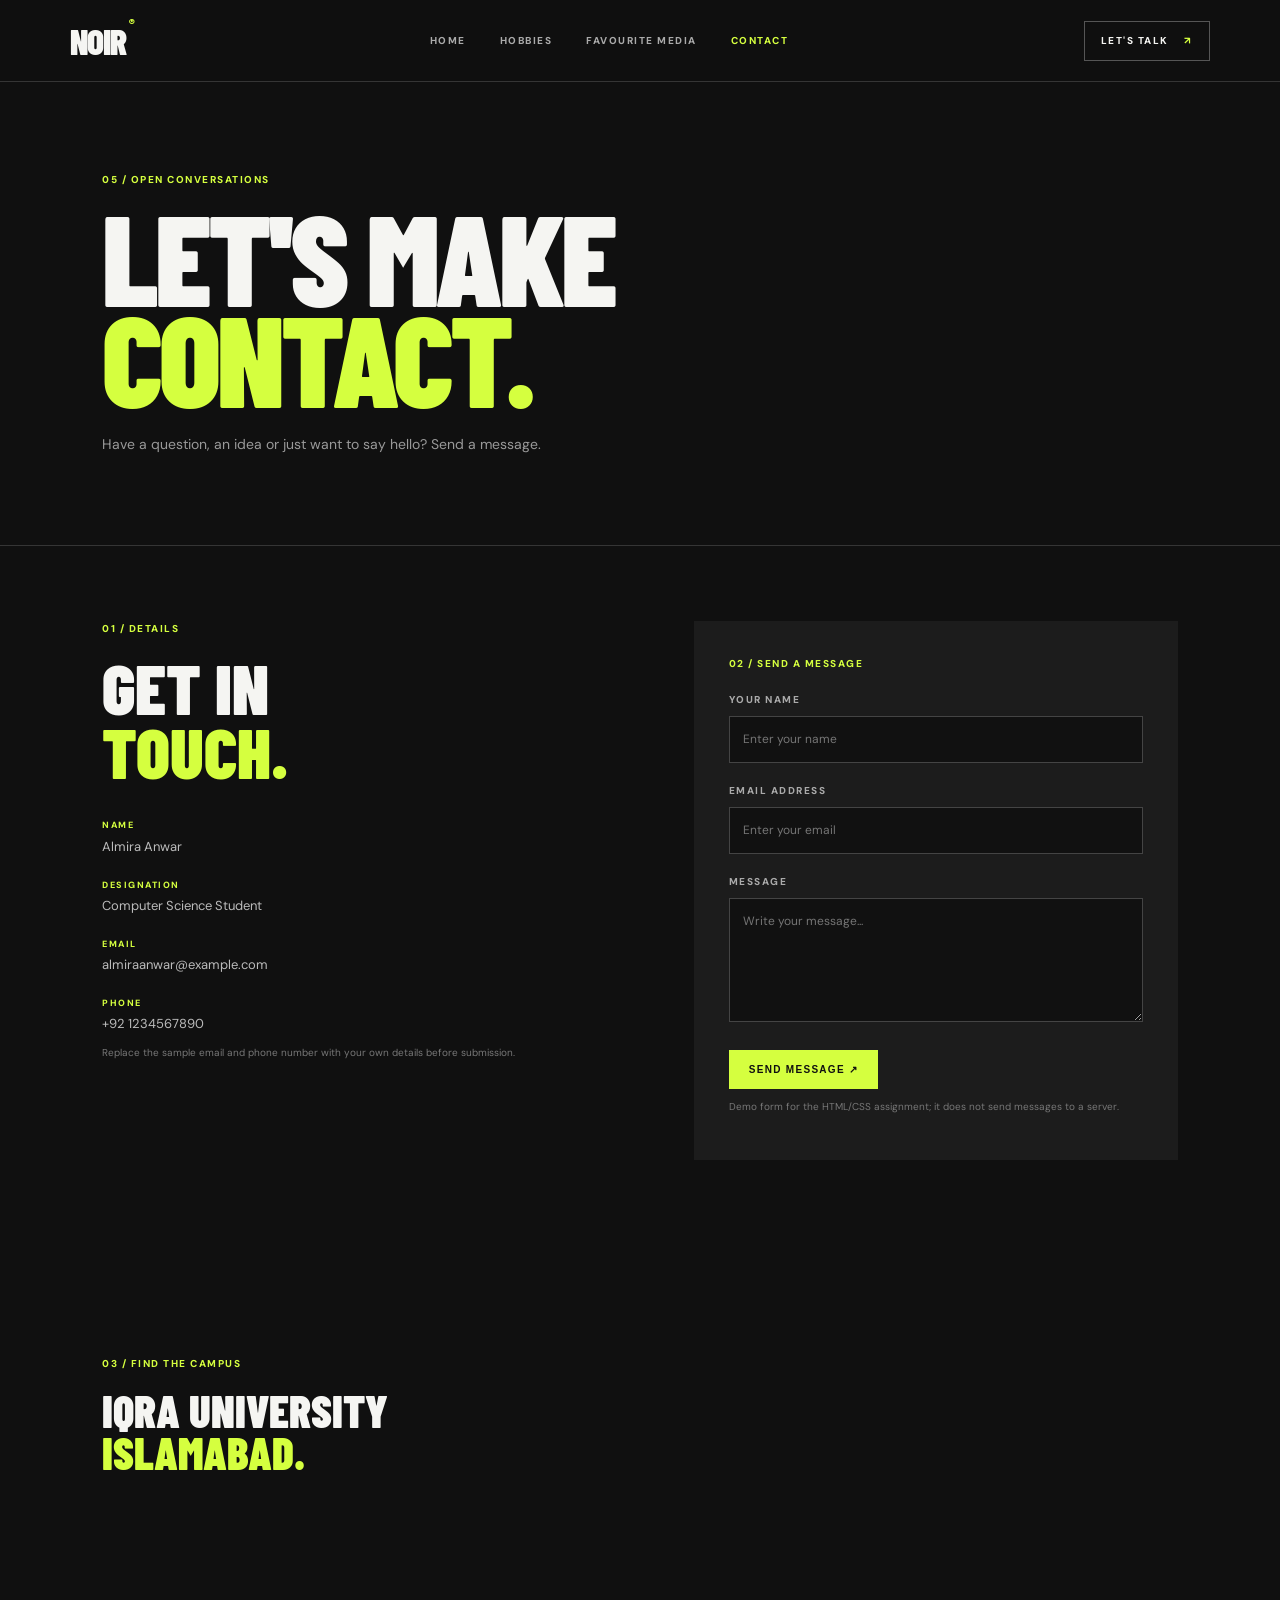
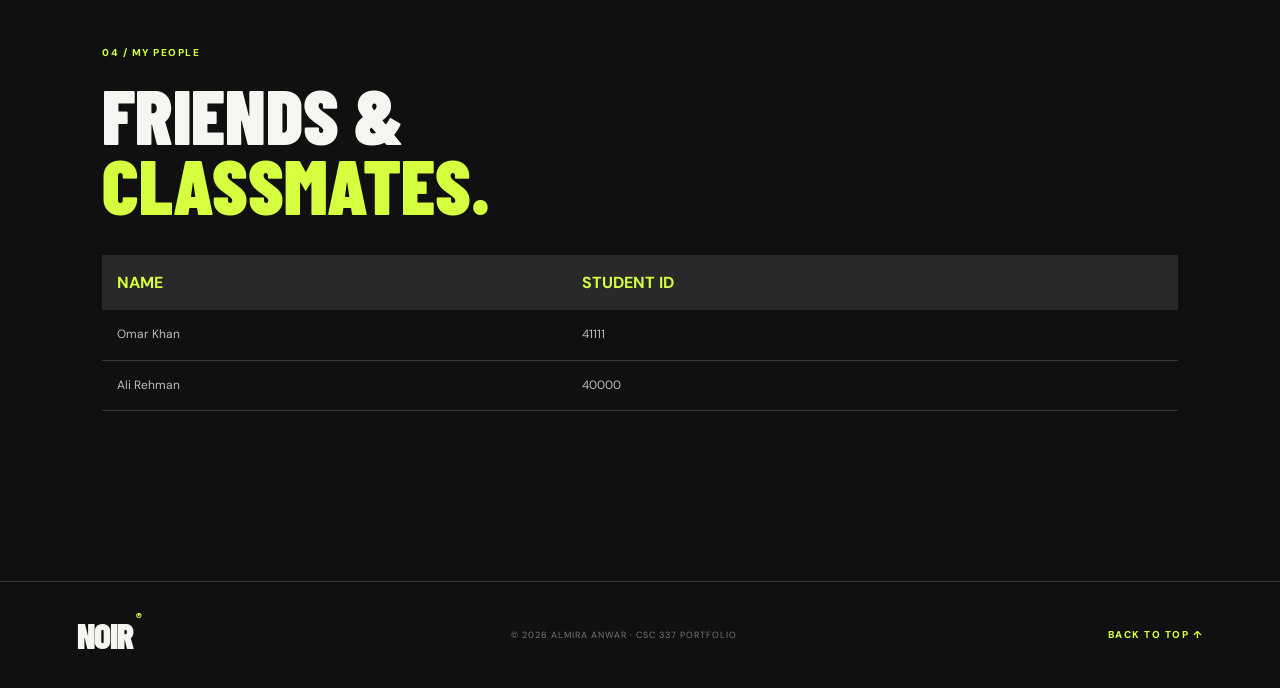
<file: contact.html>
<!DOCTYPE html>
<html lang="en">
<head>
  <meta charset="UTF-8"><meta name="viewport" content="width=device-width, initial-scale=1.0">
  <meta name="description" content="Contact Almira Anwar."><title>Contact — NOIR</title>
  <link rel="stylesheet" href="css/style.css">
</head>
<body>
  <header class="site-header"><a class="brand" href="index.html">NOIR<span>®</span></a><nav class="main-nav" aria-label="Main navigation"><a href="index.html">HOME</a><a href="hobbies.html">HOBBIES</a><a href="media.html">FAVOURITE MEDIA</a><a class="active" href="contact.html">CONTACT</a></nav><a class="header-cta" href="contact.html">LET'S TALK <span>↗</span></a></header>
  <main class="inner-page">
    <section class="page-hero"><p class="eyebrow">05 / OPEN CONVERSATIONS</p><h1>LET'S MAKE<br><span>CONTACT.</span></h1><p>Have a question, an idea or just want to say hello? Send a message.</p></section>
    <section class="contact-grid">
      <div class="contact-info"><p class="eyebrow">01 / DETAILS</p><h2>GET IN<br><span>TOUCH.</span></h2><dl><dt>NAME</dt><dd>Almira Anwar</dd><dt>DESIGNATION</dt><dd>Computer Science Student</dd><dt>EMAIL</dt><dd><a href="mailto:almiraanwaremail@example.com">almiraanwar@example.com</a></dd><dt>PHONE</dt><dd>+92 1234567890</dd></dl><p class="edit-note">Replace the sample email and phone number with your own details before submission.</p></div>
      <form class="contact-form" action="#" method="post"><p class="eyebrow">02 / SEND A MESSAGE</p><label for="name">YOUR NAME</label><input id="name" name="name" type="text" placeholder="Enter your name" required><label for="email">EMAIL ADDRESS</label><input id="email" name="email" type="email" placeholder="Enter your email" required><label for="message">MESSAGE</label><textarea id="message" name="message" rows="5" placeholder="Write your message..." required></textarea><button class="button button-light" type="submit">SEND MESSAGE ↗</button><p class="form-note">Demo form for the HTML/CSS assignment; it does not send messages to a server.</p></form>
    </section>
    <section class="map-section"><div><p class="eyebrow">03 / FIND THE CAMPUS</p><h2>IQRA UNIVERSITY<br><span>ISLAMABAD.</span></h2></div><iframe title="Map showing Iqra University H-9 Islamabad" src="https://maps.google.com/maps?q=Iqra%20University%20H-9%20Islamabad&t=&z=14&ie=UTF8&iwloc=&output=embed" loading="lazy"></iframe></section>
    <section class="friends-section"><p class="eyebrow">04 / MY PEOPLE</p><h2>FRIENDS &<br><span>CLASSMATES.</span></h2><div class="table-scroll"><table><thead><tr><th>NAME</th><th>STUDENT ID</th></tr></thead><tbody><tr><td>Omar Khan</td><td>41111</td></tr><tr><td>Ali Rehman</td><td>40000</td></tr></tbody></table></div><p class="edit-note"</p></section>
  </main>
  <footer class="site-footer"><a class="brand" href="index.html">NOIR<span>®</span></a><p>© 2026 ALMIRA ANWAR · CSC 337 PORTFOLIO</p><a href="index.html">BACK TO TOP ↑</a></footer>
</body></html>
</file>
<file: css/style.css>
@import url('https://fonts.googleapis.com/css2?family=Barlow+Condensed:wght@500;600;700;800;900&family=DM+Sans:wght@400;500;600;700;800&display=swap');
:root{--black:#101010;--ink:#171717;--white:#f5f5f2;--muted:#a7a7a2;--line:#353535;--lime:#d5ff3f}
*{box-sizing:border-box}html{scroll-behavior:smooth}body{margin:0;background:var(--black);color:var(--white);font-family:'DM Sans',Arial,sans-serif;line-height:1.6}img{display:block;max-width:100%;object-fit:cover}a{color:inherit;text-decoration:none}.site-header{height:82px;padding:0 5.5%;display:flex;align-items:center;justify-content:space-between;border-bottom:1px solid var(--line);position:sticky;top:0;z-index:20;background:rgba(16,16,16,.96);backdrop-filter:blur(12px)}.brand{font-family:'Barlow Condensed',sans-serif;font-size:35px;font-weight:900;letter-spacing:-1px}.brand span{color:var(--lime);font-size:13px;vertical-align:top;margin-left:3px}.main-nav{display:flex;gap:34px}.main-nav a,.header-cta,.eyebrow,.hero-meta,.image-stamp,.vertical-note,.mood-grid figcaption,.site-footer>a:last-child,.section-index,.underlined-link,.social-post b,.social-post span,.video-grid figcaption,.table-section th,.table-section caption,.contact-form label,.map-section .eyebrow{font-size:10px;letter-spacing:1.5px;font-weight:800}.main-nav a{color:#aaa;transition:.2s}.main-nav a:hover,.main-nav a.active{color:var(--lime)}.header-cta{border:1px solid #555;padding:11px 16px}.header-cta span,.button span{color:var(--lime);margin-left:12px}.hero{min-height:650px;padding:55px 7% 50px;display:grid;grid-template-columns:1fr 1fr;gap:4%;align-items:center;position:relative;overflow:hidden}.hero-content{position:relative;z-index:2}.eyebrow{color:var(--lime);margin:0 0 18px}.live-dot{display:inline-block;width:7px;height:7px;background:var(--lime);border-radius:50%;margin-right:9px}.hero h1,.page-hero h1{font-family:'Barlow Condensed',Impact,sans-serif;font-size:clamp(76px,11vw,158px);line-height:.79;letter-spacing:-4px;margin:0 0 30px;font-weight:900}.hero h1 span,.page-hero h1 span,.about-heading h2 span,.feature-top h2 span,.about-heading h2 em,.statement span,.content-main h2 span,.game-feature h2 span,.table-section h2 span,.social-column h2 span,.video-column h2 span,.contact-info h2 span,.map-section h2 span,.friends-section h2 span{color:var(--lime)}.hero-desc{max-width:420px;color:#b9b9b4;font-size:14px;margin-bottom:28px}.button{display:inline-block;padding:14px 20px;background:var(--lime);color:var(--black);font-size:10px;font-weight:900;letter-spacing:1.3px;border:0;cursor:pointer}.button-light span{color:var(--black)}.hero-meta{display:flex;gap:38px;color:#777;margin-top:55px}.hero-visual{position:relative;height:540px}.hero-visual>img{width:100%;height:100%;filter:grayscale(100%);object-position:center 35%}.image-stamp{position:absolute;right:-20px;top:40px;background:var(--lime);color:var(--black);padding:17px 20px;font-size:14px;line-height:1.25;transform:rotate(5deg)}.vertical-note{position:absolute;right:-34px;bottom:0;writing-mode:vertical-rl;color:#888}.ticker{overflow:hidden;border-top:1px solid var(--line);border-bottom:1px solid var(--line);padding:17px 0;white-space:nowrap}.ticker div{text-align:center;font-family:'Barlow Condensed',sans-serif;font-size:24px;font-weight:800;letter-spacing:2px}.ticker span{color:var(--lime);padding:0 25px}.section-wrap{padding-left:8%;padding-right:8%}.about{padding-top:110px;padding-bottom:115px;display:grid;grid-template-columns:.7fr 1.2fr 1fr;gap:35px}.section-index{color:#777}.about-heading h2,.feature-top h2,.content-main h2,.table-section h2,.social-column h2,.video-column h2,.contact-info h2,.map-section h2,.friends-section h2{font-family:'Barlow Condensed',sans-serif;font-size:clamp(45px,6vw,78px);line-height:.92;margin:0;font-weight:900}.about-heading .eyebrow{margin-bottom:20px}.about-copy{padding-top:40px;color:#aaa;font-size:13px}.about-copy p{margin:0 0 16px}.underlined-link{display:inline-block;margin-top:18px;border-bottom:1px solid var(--lime);padding-bottom:8px;color:var(--white)}.underlined-link span{color:var(--lime);padding-left:10px}.feature-section{background:#1b1b1b;padding:90px 0 100px}.feature-top{display:flex;justify-content:space-between;align-items:end;margin-bottom:45px}.feature-top .eyebrow{margin-bottom:17px}.feature-top>p{color:#888;font-size:12px}.mood-grid{padding:0 8%;display:grid;grid-template-columns:1.4fr 1fr 1fr;gap:18px;align-items:end}.mood-grid figure{margin:0}.mood-grid img{width:100%;height:310px;filter:grayscale(100%);transition:.4s}.mood-grid figure:hover img{filter:grayscale(0);transform:translateY(-5px)}.mood-grid .mood-large img{height:410px}.mood-grid figcaption{color:#888;margin-top:13px}.statement{text-align:center;padding:105px 15px}.statement p{font-family:'Barlow Condensed',sans-serif;font-size:clamp(55px,10vw,130px);line-height:.82;font-weight:900;margin:0}.statement small{display:block;color:#777;letter-spacing:4px;margin-top:25px;font-size:10px}.site-footer{min-height:100px;padding:25px 6%;border-top:1px solid var(--line);display:flex;align-items:center;justify-content:space-between;gap:20px}.site-footer p{font-size:9px;letter-spacing:1px;color:#777}.site-footer>a:last-child{color:var(--lime)}.inner-page{padding-bottom:70px}.page-hero{padding:90px 8% 75px;border-bottom:1px solid var(--line)}.page-hero h1{font-size:clamp(76px,10vw,132px);margin-bottom:25px}.page-hero>p:last-child{color:#999;font-size:14px;max-width:450px}.content-panel{padding:85px 8%;display:grid;grid-template-columns:.7fr 2fr;gap:30px}.content-main h2{font-size:58px;margin-bottom:45px}.list-columns{display:grid;grid-template-columns:1fr 1fr;gap:50px}.list-columns h3{color:var(--lime);font-size:11px;letter-spacing:1.5px}.list-columns ol,.list-columns ul{padding-left:20px;color:#aaa;font-size:13px}.list-columns li{padding:7px 0}.game-feature{margin:25px 8% 55px;display:grid;grid-template-columns:1fr 1fr;background:#1b1b1b}.game-feature img{height:340px;width:100%;filter:grayscale(100%)}.game-feature>div{padding:40px;align-self:center}.game-feature h2{font-family:'Barlow Condensed',sans-serif;font-size:58px;margin:0 0 15px}.game-feature p:last-child{color:#aaa;font-size:13px}.game-feature.reverse img{order:2}.table-section,.friends-section{padding:75px 8%}.table-section h2,.friends-section h2{margin:15px 0 35px}.table-scroll{overflow-x:auto;margin:25px 0}.table-section table,.friends-section table{width:100%;border-collapse:collapse;min-width:500px;text-align:left}.table-section caption{caption-side:top;text-align:left;color:var(--lime);padding:15px 0}.table-section th,.friends-section th{background:#292929;color:var(--lime);padding:15px}.table-section td,.friends-section td{padding:15px;border-bottom:1px solid #383838;color:#bbb;font-size:12px}.table-section tbody tr,.friends-section tbody tr{transition:background .2s}.table-section tbody tr:hover,.friends-section tbody tr:hover{background:#292929}.media-layout{display:grid;grid-template-columns:.85fr 1.5fr;gap:7%;padding:75px 8%}.social-column h2,.video-column h2{font-size:58px;margin-bottom:35px}.social-post{margin-bottom:25px;background:#1d1d1d}.social-post img{width:100%;height:240px;filter:grayscale(100%)}.social-post div{padding:13px 15px;display:flex;flex-direction:column;gap:4px}.social-post b{color:var(--lime)}.social-post span{color:#888;font-size:9px}.video-grid{display:grid;grid-template-columns:1fr 1fr;gap:25px 15px}.video-grid figure{margin:0}.video-grid iframe{width:100%;aspect-ratio:16/9;border:0;background:#222}.video-grid figcaption{color:#888;margin-top:8px;font-size:9px}.contact-grid{padding:75px 8%;display:grid;grid-template-columns:1fr 1fr;gap:10%}.contact-info h2{font-size:70px;margin-bottom:35px}.contact-info dl{margin:0}.contact-info dt{font-size:9px;letter-spacing:1.5px;color:var(--lime);font-weight:800;margin-top:20px}.contact-info dd{margin:4px 0 0;color:#bbb;font-size:13px}.edit-note,.form-note{font-size:10px;color:#777}.contact-form{background:#1c1c1c;padding:35px}.contact-form label{display:block;color:#aaa;margin:20px 0 8px}.contact-form input,.contact-form textarea{width:100%;background:#111;border:1px solid #444;color:#fff;padding:13px;font:inherit;font-size:12px;outline:none}.contact-form input:focus,.contact-form textarea:focus{border-color:var(--lime)}.contact-form button{margin-top:20px}.map-section{margin:30px 8% 70px;display:grid;grid-template-columns:.8fr 1.2fr;gap:35px;align-items:center}.map-section h2{font-size:45px}.map-section iframe{width:100%;height:300px;border:0;filter:grayscale(100%)}.friends-section{padding-top:10px}
@media(max-width:850px){.site-header{padding:0 4%;height:auto;min-height:75px;flex-wrap:wrap;gap:12px}.main-nav{order:3;width:100%;justify-content:center;gap:20px;padding:0 0 15px}.header-cta{font-size:9px}.hero{padding:55px 6%;grid-template-columns:1fr 1fr}.hero-visual{height:430px}.hero h1{font-size:clamp(70px,12vw,110px)}.about{grid-template-columns:.5fr 1fr;gap:25px}.about-copy{grid-column:2;padding-top:0}.media-layout{gap:4%;padding-left:6%;padding-right:6%}.social-post img{height:180px}}
@media(max-width:600px){.site-header{padding:15px 5%;}.brand{font-size:30px}.header-cta{padding:8px 10px}.main-nav{gap:13px;justify-content:space-between}.main-nav a{font-size:8px;letter-spacing:.8px}.hero{display:flex;flex-direction:column;align-items:stretch;padding:50px 6% 35px;gap:35px}.hero h1{font-size:clamp(76px,19vw,112px)}.hero-desc{font-size:13px}.hero-meta{margin-top:35px;gap:20px;font-size:8px}.hero-visual{height:390px;margin-right:15px}.image-stamp{right:-10px;top:20px}.vertical-note{right:-22px}.ticker div{font-size:18px}.about{padding:70px 7%;display:block}.section-index{margin-bottom:30px}.about-heading h2{font-size:55px}.about-copy{padding-top:25px}.feature-section{padding:70px 0}.feature-top{display:block}.feature-top>p{margin-top:20px}.mood-grid{grid-template-columns:1fr 1fr;padding:0 7%;gap:12px}.mood-grid .mood-large{grid-column:1/-1}.mood-grid img,.mood-grid .mood-large img{height:240px}.statement{padding:75px 10px}.site-footer{padding:25px 6%;flex-wrap:wrap}.site-footer p{order:3;width:100%;margin:0}.page-hero{padding:65px 7% 50px}.page-hero h1{font-size:clamp(68px,17vw,100px);letter-spacing:-2px}.content-panel{display:block;padding:60px 7%}.content-main h2{font-size:48px;margin-top:25px}.list-columns{gap:20px}.list-columns ol,.list-columns ul{font-size:11px;padding-left:17px}.game-feature,.game-feature.reverse{margin:20px 7% 40px;display:flex;flex-direction:column}.game-feature img{height:240px}.game-feature>div{padding:25px}.game-feature h2{font-size:48px}.table-section,.friends-section{padding:55px 7%}.table-section h2,.friends-section h2{font-size:48px}.media-layout{display:block;padding:55px 7%}.social-column h2,.video-column h2{font-size:50px}.social-post img{height:260px}.video-column{margin-top:65px}.video-grid{grid-template-columns:1fr}.contact-grid{display:block;padding:55px 7%}.contact-info h2{font-size:58px}.contact-form{margin-top:40px;padding:25px 20px}.map-section{margin:20px 7% 55px;display:block}.map-section h2{font-size:38px;margin-bottom:25px}.map-section iframe{height:260px}}
</file>
